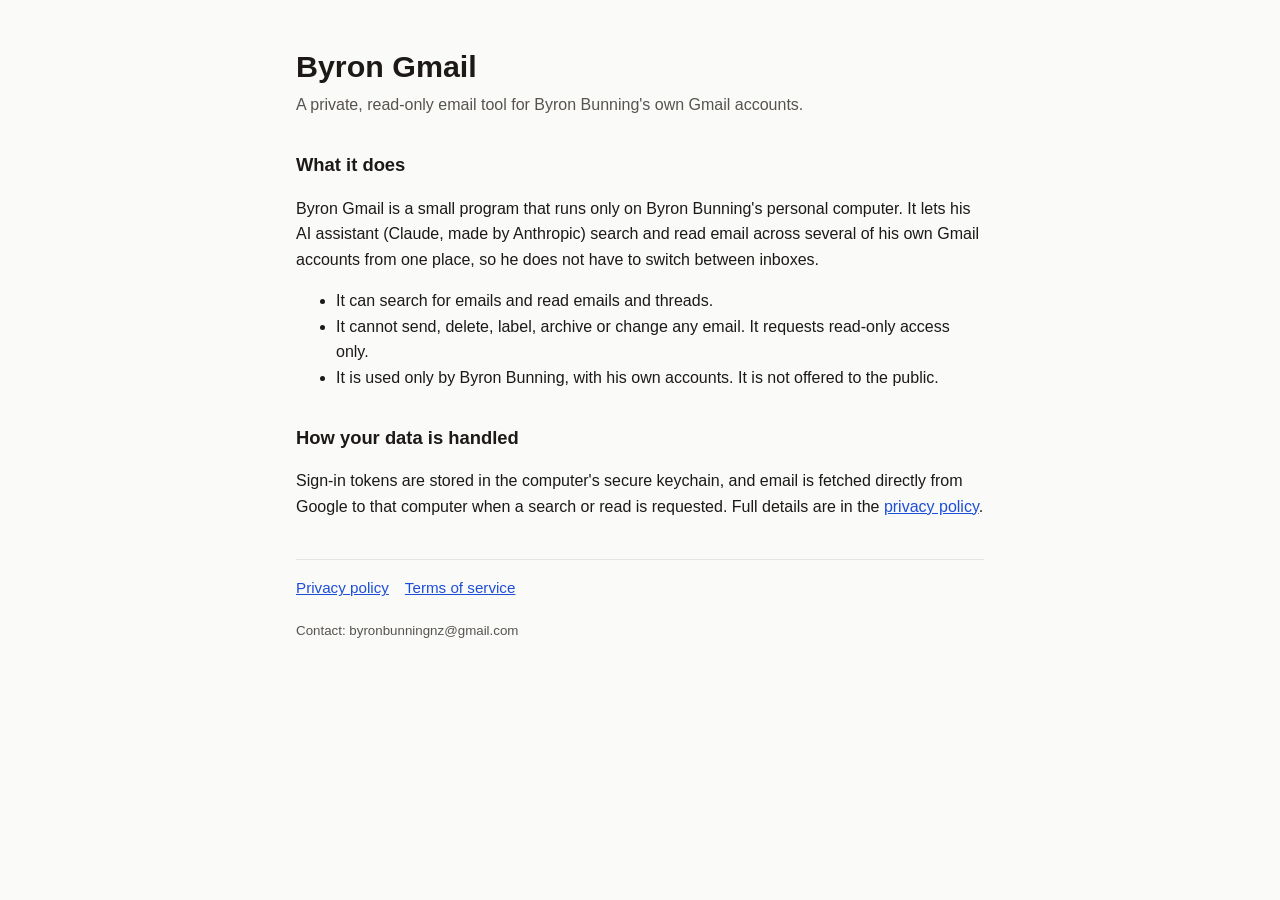
<file: index.html>
<!doctype html>
<html lang="en">
<head>
<meta charset="utf-8">
<meta name="viewport" content="width=device-width, initial-scale=1">
<title>Byron Gmail</title>
<link rel="stylesheet" href="style.css">
</head>
<body>
<main>
<h1>Byron Gmail</h1>
<p class="lede">A private, read-only email tool for Byron Bunning's own Gmail accounts.</p>

<h2>What it does</h2>
<p>Byron Gmail is a small program that runs only on Byron Bunning's personal computer. It lets his AI assistant (Claude, made by Anthropic) search and read email across several of his own Gmail accounts from one place, so he does not have to switch between inboxes.</p>
<ul>
<li>It can search for emails and read emails and threads.</li>
<li>It cannot send, delete, label, archive or change any email. It requests read-only access only.</li>
<li>It is used only by Byron Bunning, with his own accounts. It is not offered to the public.</li>
</ul>

<h2>How your data is handled</h2>
<p>Sign-in tokens are stored in the computer's secure keychain, and email is fetched directly from Google to that computer when a search or read is requested. Full details are in the <a href="privacy.html">privacy policy</a>.</p>

<nav>
<a href="privacy.html">Privacy policy</a>
<a href="terms.html">Terms of service</a>
</nav>
<p><small>Contact: byronbunningnz@gmail.com</small></p>
</main>
</body>
</html>
</file>
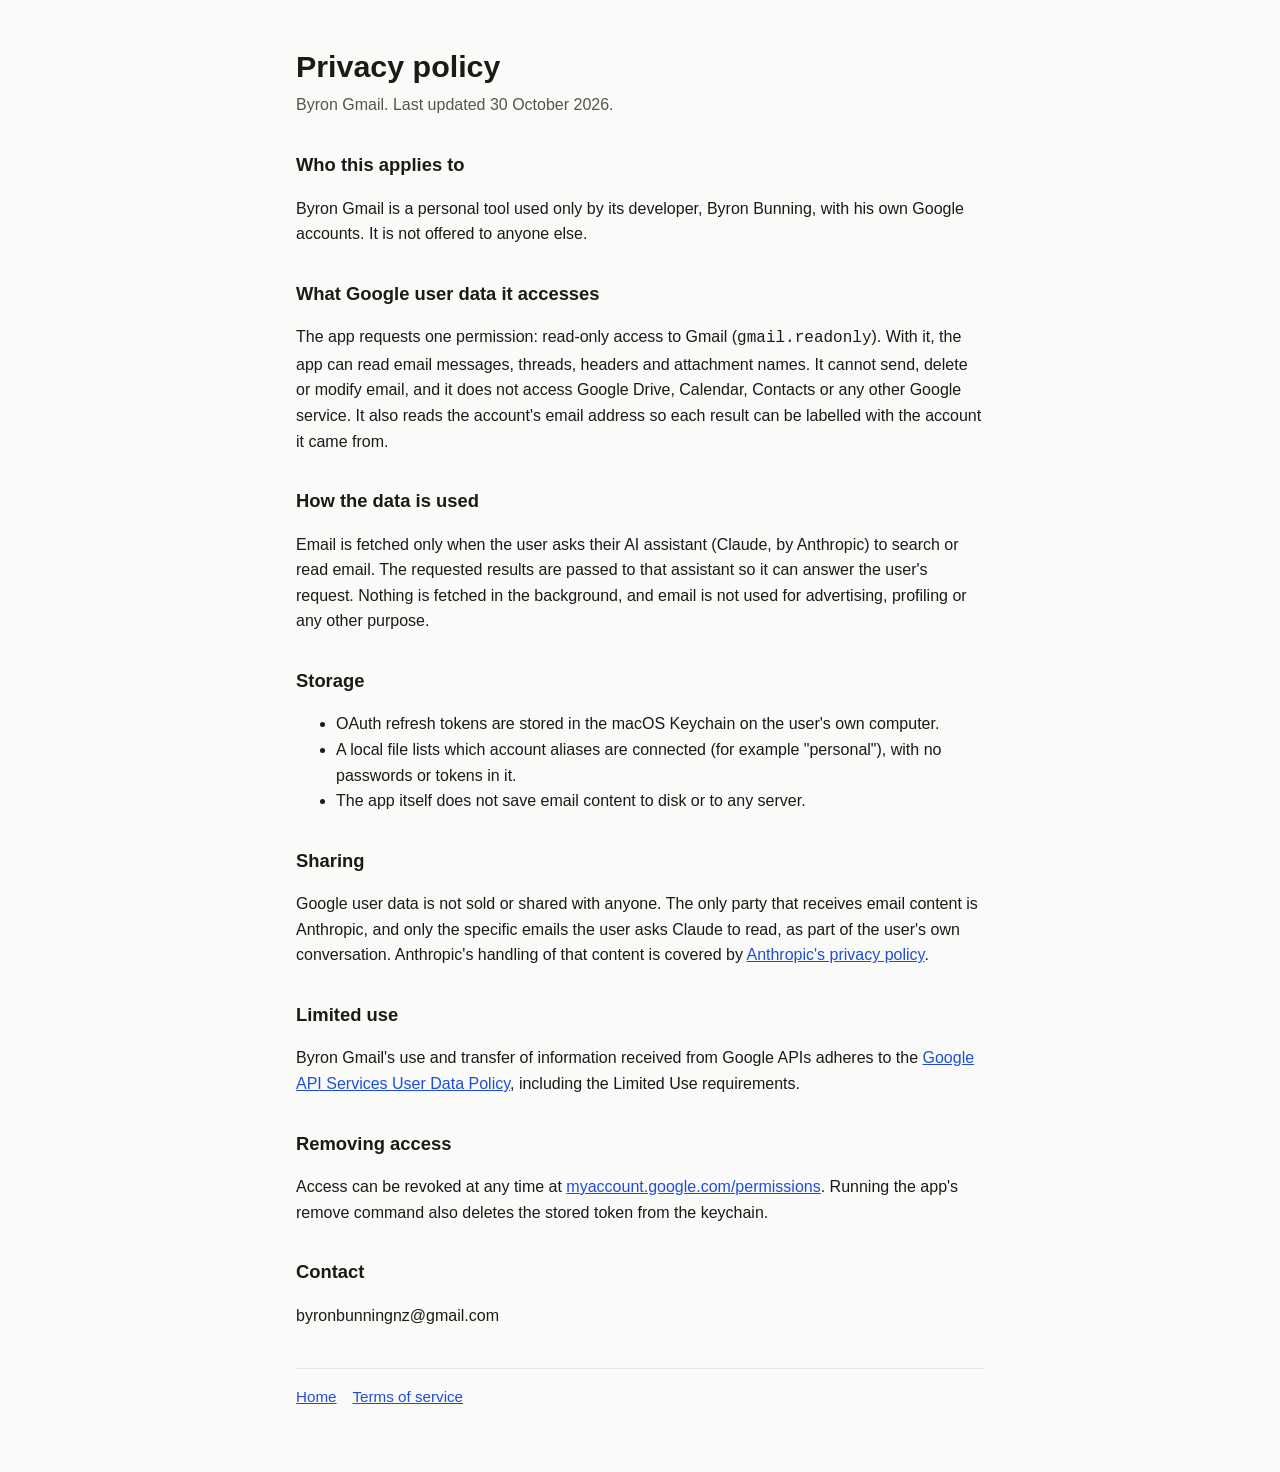
<file: privacy.html>
<!doctype html>
<html lang="en">
<head>
<meta charset="utf-8">
<meta name="viewport" content="width=device-width, initial-scale=1">
<title>Privacy Policy</title>
<link rel="stylesheet" href="style.css">
</head>
<body>
<main>
<h1>Privacy policy</h1>
<p class="lede">Byron Gmail. Last updated 30 October 2026.</p>

<h2>Who this applies to</h2>
<p>Byron Gmail is a personal tool used only by its developer, Byron Bunning, with his own Google accounts. It is not offered to anyone else.</p>

<h2>What Google user data it accesses</h2>
<p>The app requests one permission: read-only access to Gmail (<code>gmail.readonly</code>). With it, the app can read email messages, threads, headers and attachment names. It cannot send, delete or modify email, and it does not access Google Drive, Calendar, Contacts or any other Google service. It also reads the account's email address so each result can be labelled with the account it came from.</p>

<h2>How the data is used</h2>
<p>Email is fetched only when the user asks their AI assistant (Claude, by Anthropic) to search or read email. The requested results are passed to that assistant so it can answer the user's request. Nothing is fetched in the background, and email is not used for advertising, profiling or any other purpose.</p>

<h2>Storage</h2>
<ul>
<li>OAuth refresh tokens are stored in the macOS Keychain on the user's own computer.</li>
<li>A local file lists which account aliases are connected (for example "personal"), with no passwords or tokens in it.</li>
<li>The app itself does not save email content to disk or to any server.</li>
</ul>

<h2>Sharing</h2>
<p>Google user data is not sold or shared with anyone. The only party that receives email content is Anthropic, and only the specific emails the user asks Claude to read, as part of the user's own conversation. Anthropic's handling of that content is covered by <a href="https://www.anthropic.com/legal/privacy">Anthropic's privacy policy</a>.</p>

<h2>Limited use</h2>
<p>Byron Gmail's use and transfer of information received from Google APIs adheres to the <a href="https://developers.google.com/terms/api-services-user-data-policy">Google API Services User Data Policy</a>, including the Limited Use requirements.</p>

<h2>Removing access</h2>
<p>Access can be revoked at any time at <a href="https://myaccount.google.com/permissions">myaccount.google.com/permissions</a>. Running the app's remove command also deletes the stored token from the keychain.</p>

<h2>Contact</h2>
<p>byronbunningnz@gmail.com</p>

<nav>
<a href="index.html">Home</a>
<a href="terms.html">Terms of service</a>
</nav>
</main>
</body>
</html>
</file>
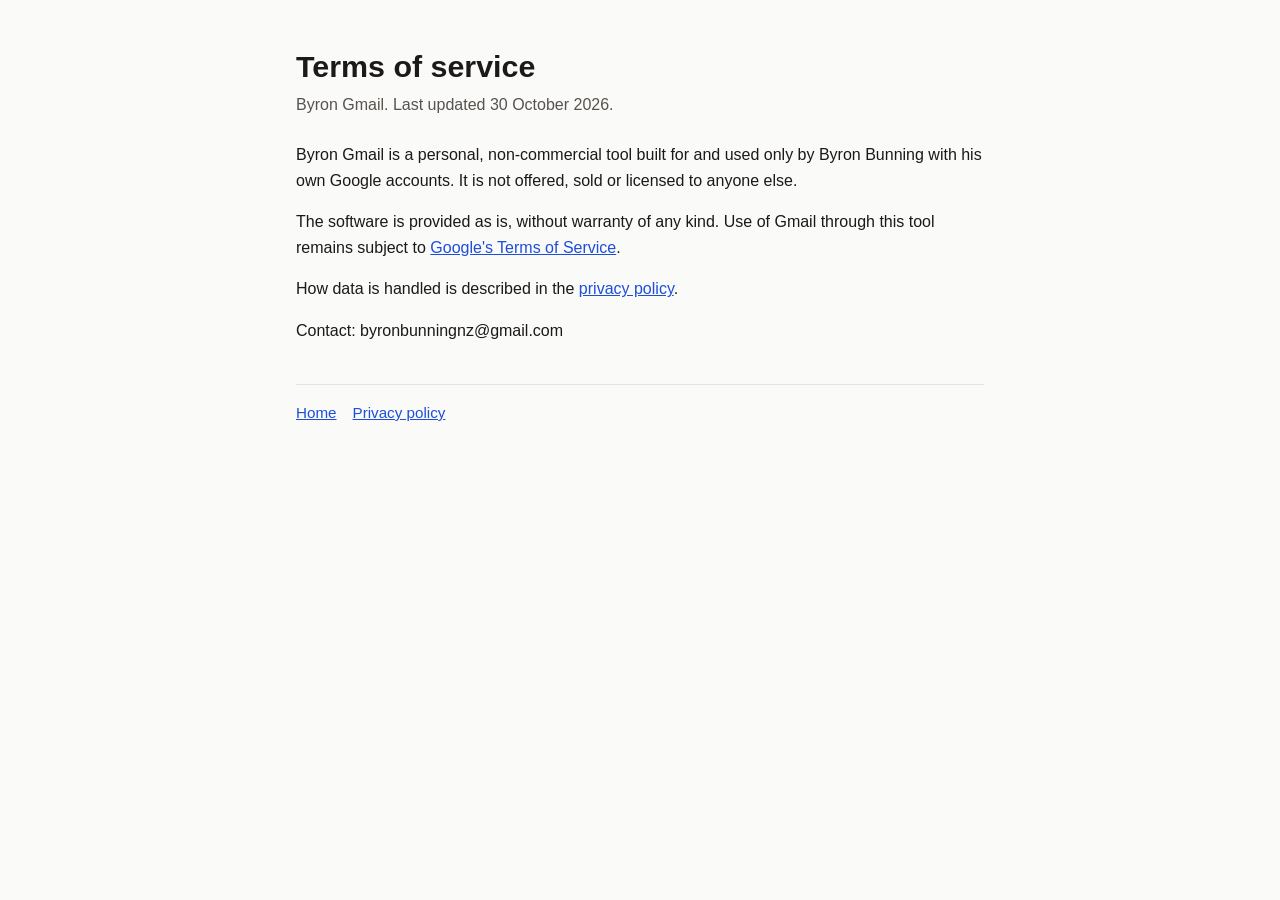
<file: terms.html>
<!doctype html>
<html lang="en">
<head>
<meta charset="utf-8">
<meta name="viewport" content="width=device-width, initial-scale=1">
<title>Terms of Service</title>
<link rel="stylesheet" href="style.css">
</head>
<body>
<main>
<h1>Terms of service</h1>
<p class="lede">Byron Gmail. Last updated 30 October 2026.</p>
<p>Byron Gmail is a personal, non-commercial tool built for and used only by Byron Bunning with his own Google accounts. It is not offered, sold or licensed to anyone else.</p>
<p>The software is provided as is, without warranty of any kind. Use of Gmail through this tool remains subject to <a href="https://policies.google.com/terms">Google's Terms of Service</a>.</p>
<p>How data is handled is described in the <a href="privacy.html">privacy policy</a>.</p>
<p>Contact: byronbunningnz@gmail.com</p>
<nav>
<a href="index.html">Home</a>
<a href="privacy.html">Privacy policy</a>
</nav>
</main>
</body>
</html>
</file>
<file: style.css>
:root{--bg:#fafaf9;--fg:#1c1917;--muted:#57534e;--link:#1d4ed8;--line:#e7e5e4}
@media (prefers-color-scheme:dark){:root{--bg:#1c1917;--fg:#f5f5f4;--muted:#a8a29e;--link:#93c5fd;--line:#44403c}}
*{box-sizing:border-box}
body{margin:0;background:var(--bg);color:var(--fg);font:16px/1.6 -apple-system,BlinkMacSystemFont,"Segoe UI",Roboto,sans-serif}
main{max-width:720px;margin:0 auto;padding:48px 16px 64px}
h1{font-size:1.9rem;line-height:1.2;margin:0 0 8px}
h2{font-size:1.15rem;margin:32px 0 8px}
p,li{color:var(--fg)}
.lede{color:var(--muted);margin:0 0 24px}
a{color:var(--link)}
nav{display:flex;gap:16px;border-top:1px solid var(--line);margin-top:40px;padding-top:16px;font-size:.95rem}
small{color:var(--muted)}
</file>
